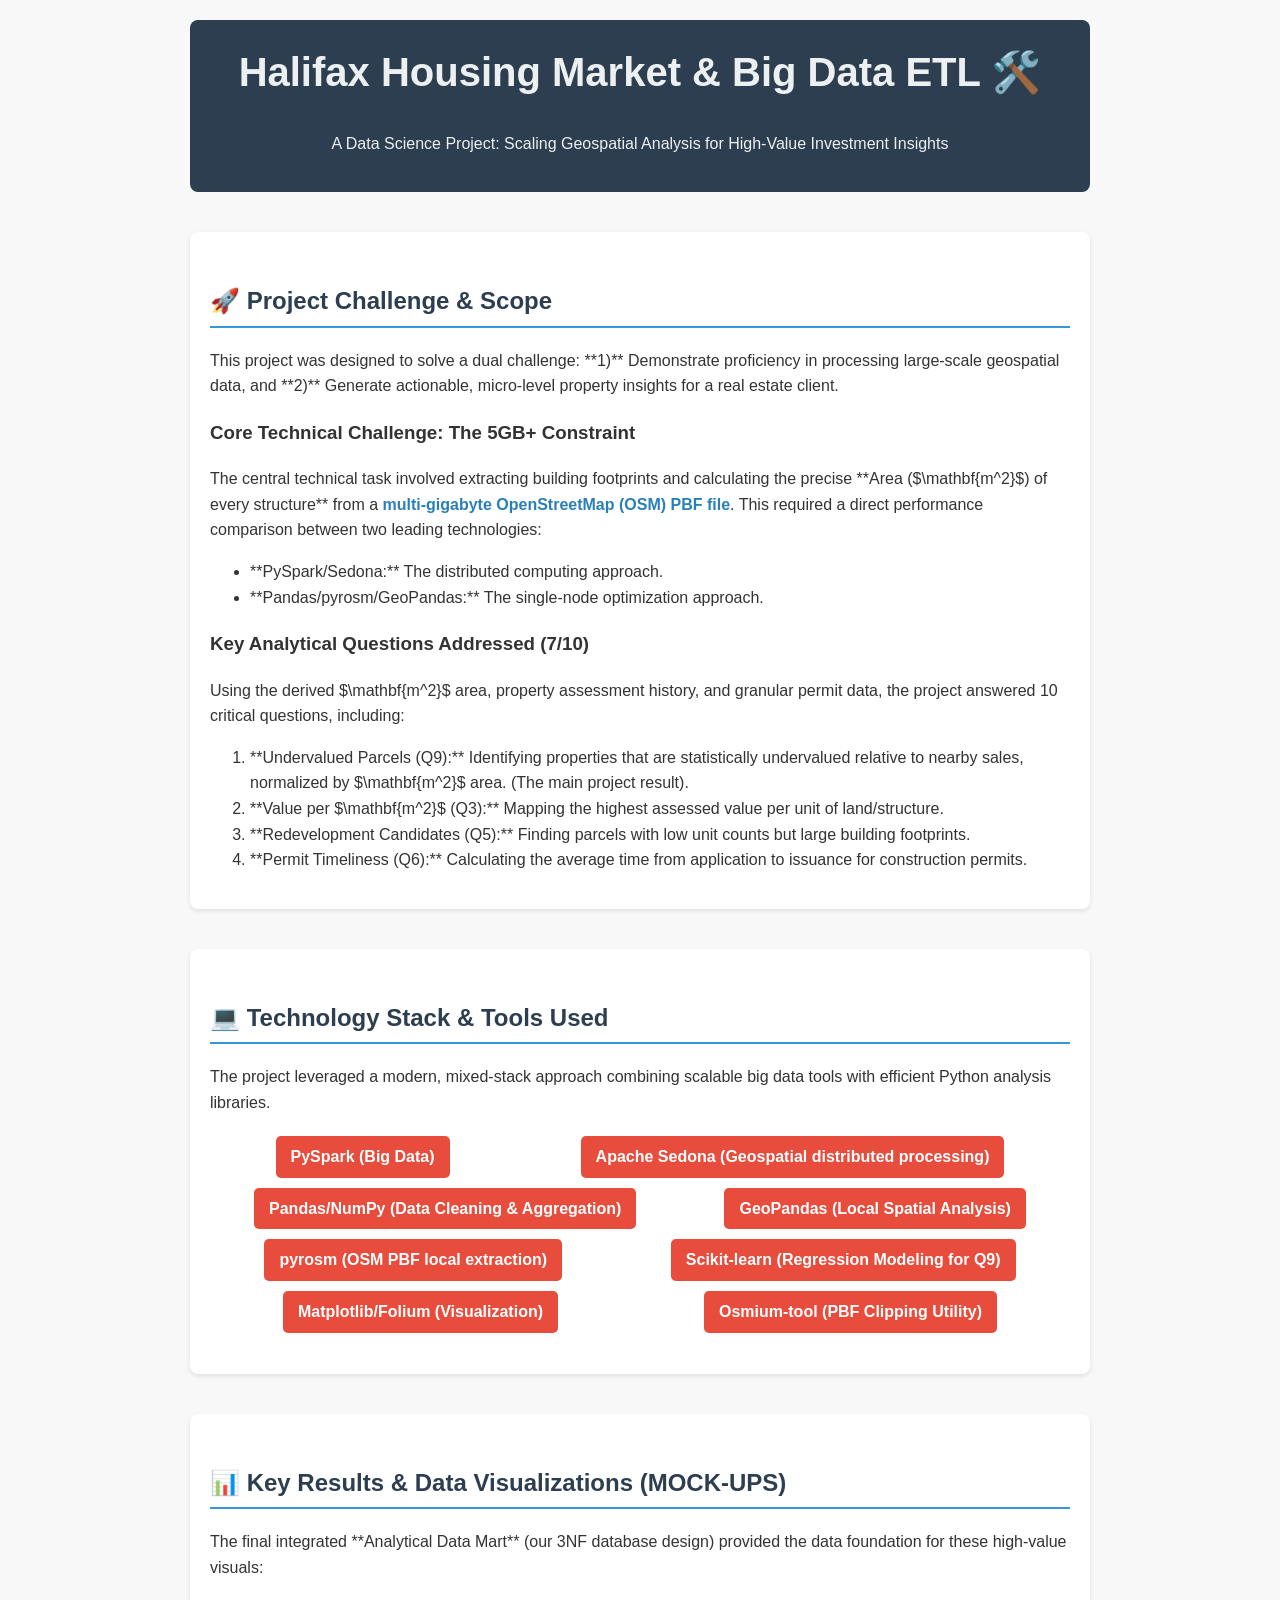
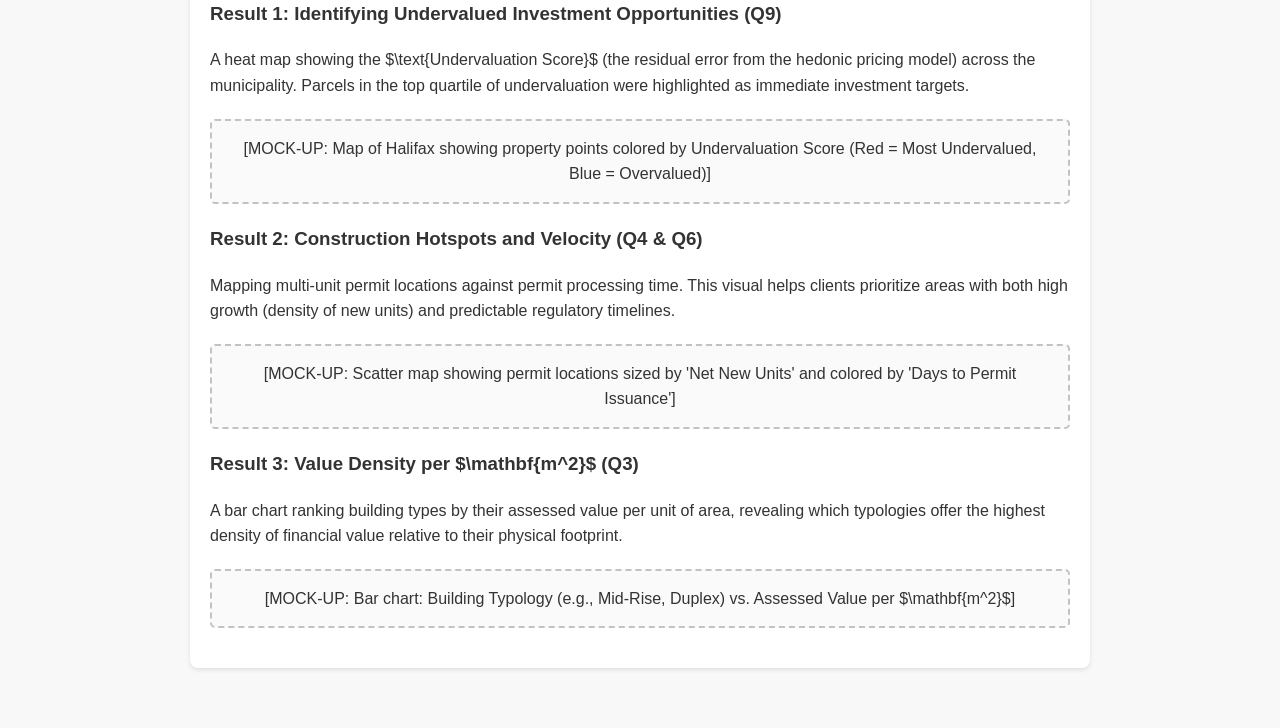
<file: DataAnalysisProjet.html>
<!DOCTYPE html>
<html lang="en">
<head>
    <meta charset="UTF-8">
    <meta name="viewport" content="width=device-width, initial-scale=1.0">
    <title>Portfolio Project: Halifax Housing Market & Big Data ETL</title>
    <style>
        body { font-family: 'Arial', sans-serif; line-height: 1.6; color: #333; max-width: 900px; margin: 0 auto; padding: 20px; background-color: #f8f8f8; }
        header { text-align: center; margin-bottom: 40px; padding: 20px; background-color: #2c3e50; color: #ecf0f1; border-radius: 8px; }
        h1 { margin-top: 0; font-size: 2.5em; }
        h2 { border-bottom: 2px solid #3498db; padding-bottom: 5px; color: #2c3e50; margin-top: 30px; }
        .section { margin-bottom: 40px; background-color: #fff; padding: 20px; border-radius: 8px; box-shadow: 0 2px 4px rgba(0,0,0,0.1); }
        .tools-list { list-style: none; padding: 0; display: flex; flex-wrap: wrap; justify-content: space-around; }
        .tools-list li { background: #e74c3c; color: white; padding: 8px 15px; margin: 5px; border-radius: 5px; font-weight: bold; }
        .viz-mockup { text-align: center; margin: 20px 0; border: 2px dashed #bdc3c7; padding: 15px; border-radius: 5px; background-color: #fafafa; }
        .key-metric { font-weight: bold; color: #2980b9; }
    </style>
</head>
<body>

    <header>
        <h1>Halifax Housing Market & Big Data ETL 🛠️</h1>
        <p>A Data Science Project: Scaling Geospatial Analysis for High-Value Investment Insights</p>
    </header>

    <div class="section">
        <h2>🚀 Project Challenge & Scope</h2>
        <p>This project was designed to solve a dual challenge: **1)** Demonstrate proficiency in processing large-scale geospatial data, and **2)** Generate actionable, micro-level property insights for a real estate client.</p>

        <h3>Core Technical Challenge: The 5GB+ Constraint</h3>
        <p>The central technical task involved extracting building footprints and calculating the precise **Area ($\mathbf{m^2}$) of every structure** from a <span class="key-metric">multi-gigabyte OpenStreetMap (OSM) PBF file</span>. This required a direct performance comparison between two leading technologies:</p>
        <ul>
            <li>**PySpark/Sedona:** The distributed computing approach.</li>
            <li>**Pandas/pyrosm/GeoPandas:** The single-node optimization approach.</li>
        </ul>

        <h3>Key Analytical Questions Addressed (7/10)</h3>
        <p>Using the derived $\mathbf{m^2}$ area, property assessment history, and granular permit data, the project answered 10 critical questions, including:</p>
        <ol>
            <li>**Undervalued Parcels (Q9):** Identifying properties that are statistically undervalued relative to nearby sales, normalized by $\mathbf{m^2}$ area. (The main project result).</li>
            <li>**Value per $\mathbf{m^2}$ (Q3):** Mapping the highest assessed value per unit of land/structure.</li>
            <li>**Redevelopment Candidates (Q5):** Finding parcels with low unit counts but large building footprints.</li>
            <li>**Permit Timeliness (Q6):** Calculating the average time from application to issuance for construction permits.</li>
        </ol>
    </div>

    <div class="section">
        <h2>💻 Technology Stack & Tools Used</h2>
        <p>The project leveraged a modern, mixed-stack approach combining scalable big data tools with efficient Python analysis libraries.</p>
        <ul class="tools-list">
            <li>PySpark (Big Data)</li>
            <li>Apache Sedona (Geospatial distributed processing)</li>
            <li>Pandas/NumPy (Data Cleaning & Aggregation)</li>
            <li>GeoPandas (Local Spatial Analysis)</li>
            <li>pyrosm (OSM PBF local extraction)</li>
            <li>Scikit-learn (Regression Modeling for Q9)</li>
            <li>Matplotlib/Folium (Visualization)</li>
            <li>Osmium-tool (PBF Clipping Utility)</li>
        </ul>
    </div>

    <div class="section">
        <h2>📊 Key Results & Data Visualizations (MOCK-UPS)</h2>
        <p>The final integrated **Analytical Data Mart** (our 3NF database design) provided the data foundation for these high-value visuals:</p>

        <h3>Result 1: Identifying Undervalued Investment Opportunities (Q9)</h3>
        <p>A heat map showing the $\text{Undervaluation Score}$ (the residual error from the hedonic pricing model) across the municipality. Parcels in the top quartile of undervaluation were highlighted as immediate investment targets.</p>
        <div class="viz-mockup">
            [MOCK-UP: Map of Halifax showing property points colored by Undervaluation Score (Red = Most Undervalued, Blue = Overvalued)]
        </div>

        <h3>Result 2: Construction Hotspots and Velocity (Q4 & Q6)</h3>
        <p>Mapping multi-unit permit locations against permit processing time. This visual helps clients prioritize areas with both high growth (density of new units) and predictable regulatory timelines.</p>
        <div class="viz-mockup">
            [MOCK-UP: Scatter map showing permit locations sized by 'Net New Units' and colored by 'Days to Permit Issuance']
        </div>

        <h3>Result 3: Value Density per $\mathbf{m^2}$ (Q3)</h3>
        <p>A bar chart ranking building types by their assessed value per unit of area, revealing which typologies offer the highest density of financial value relative to their physical footprint.</p>
        <div class="viz-mockup">
            [MOCK-UP: Bar chart: Building Typology (e.g., Mid-Rise, Duplex) vs. Assessed Value per $\mathbf{m^2}$]
        </div>
    </div>

</body>
</html>
</file>
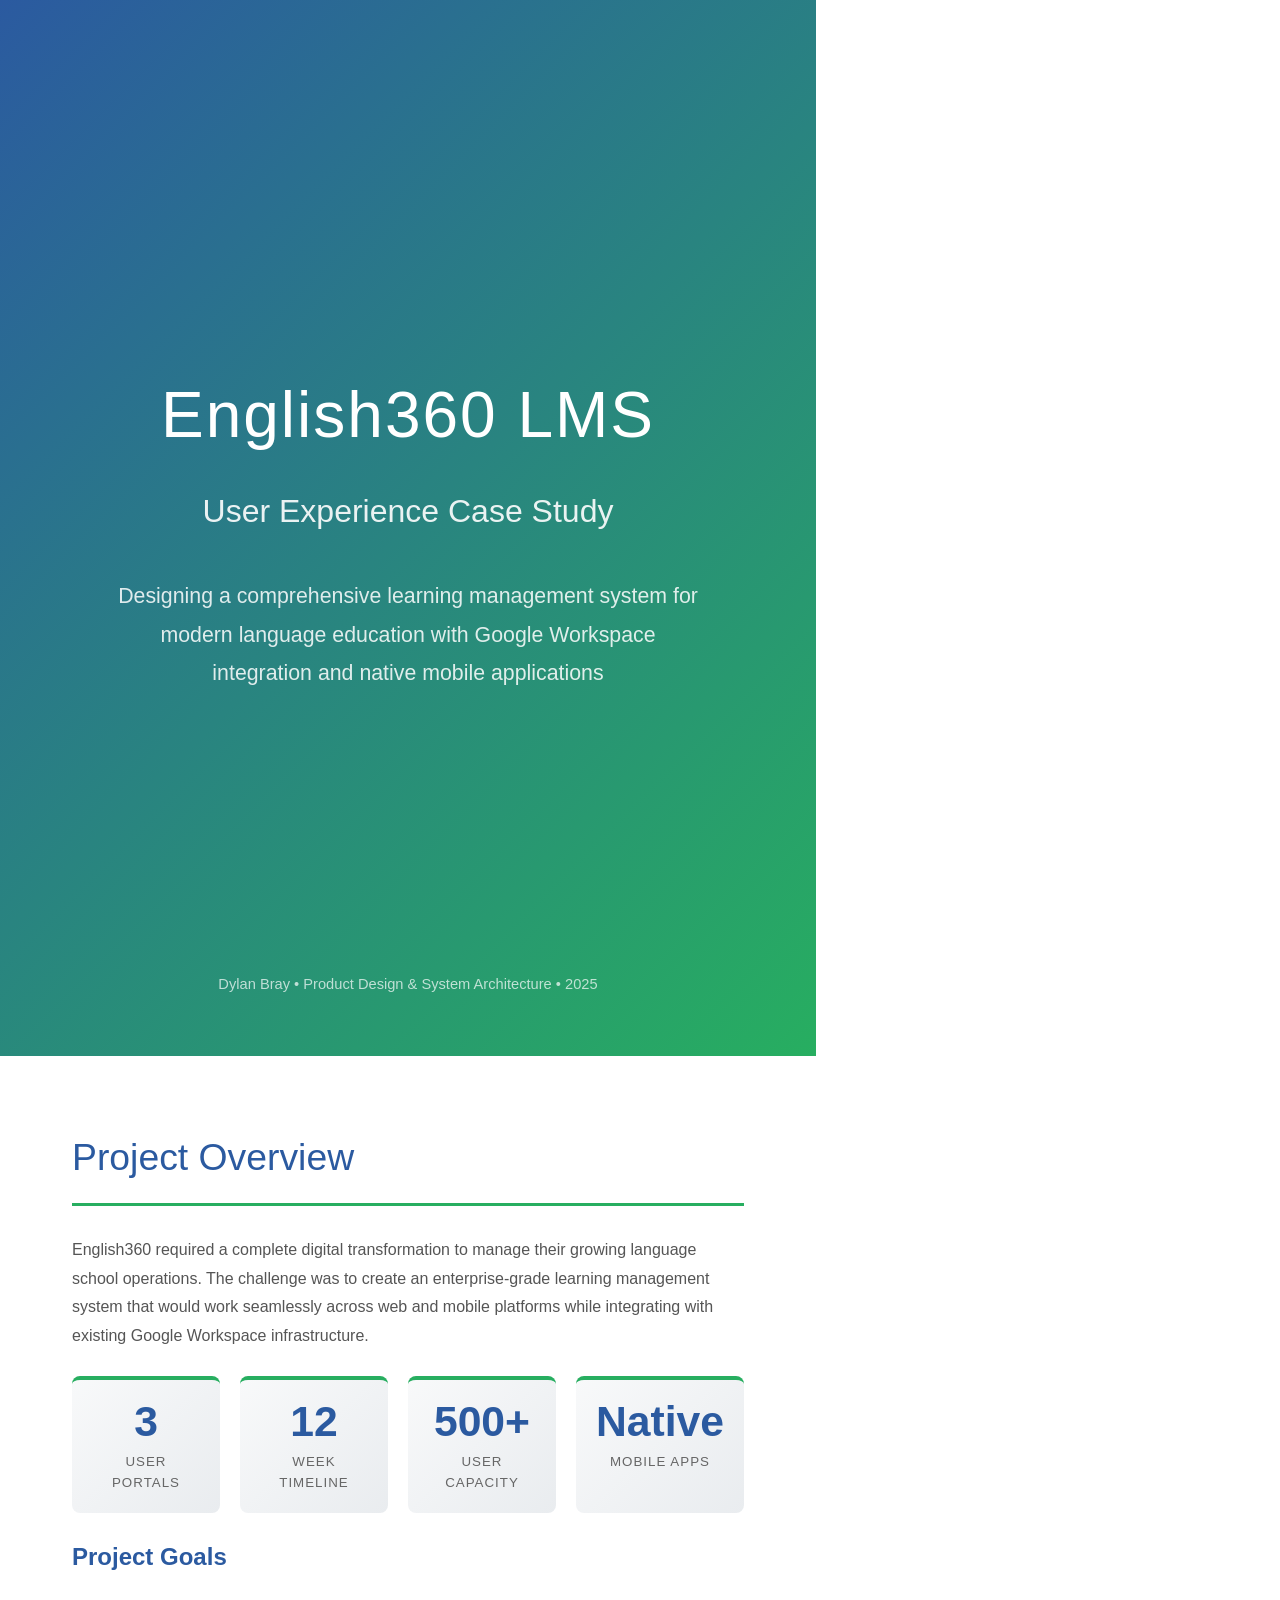
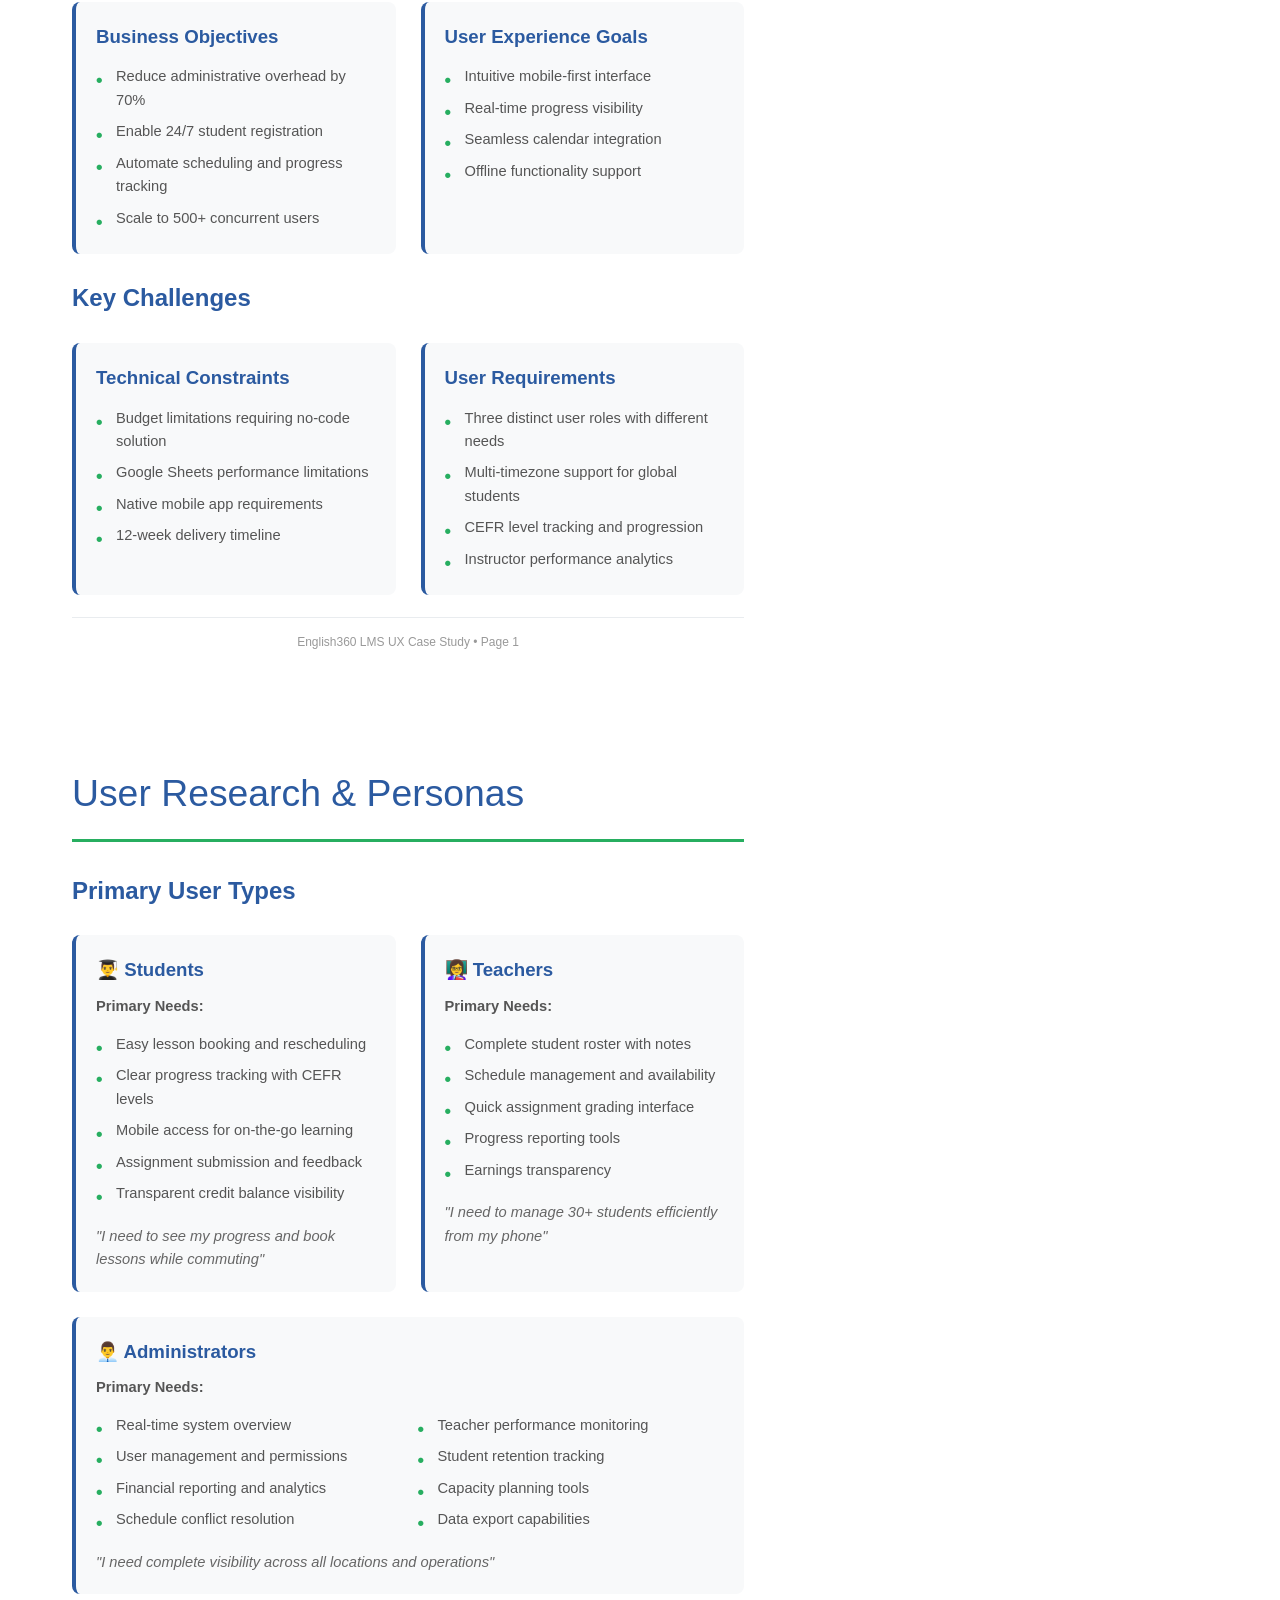
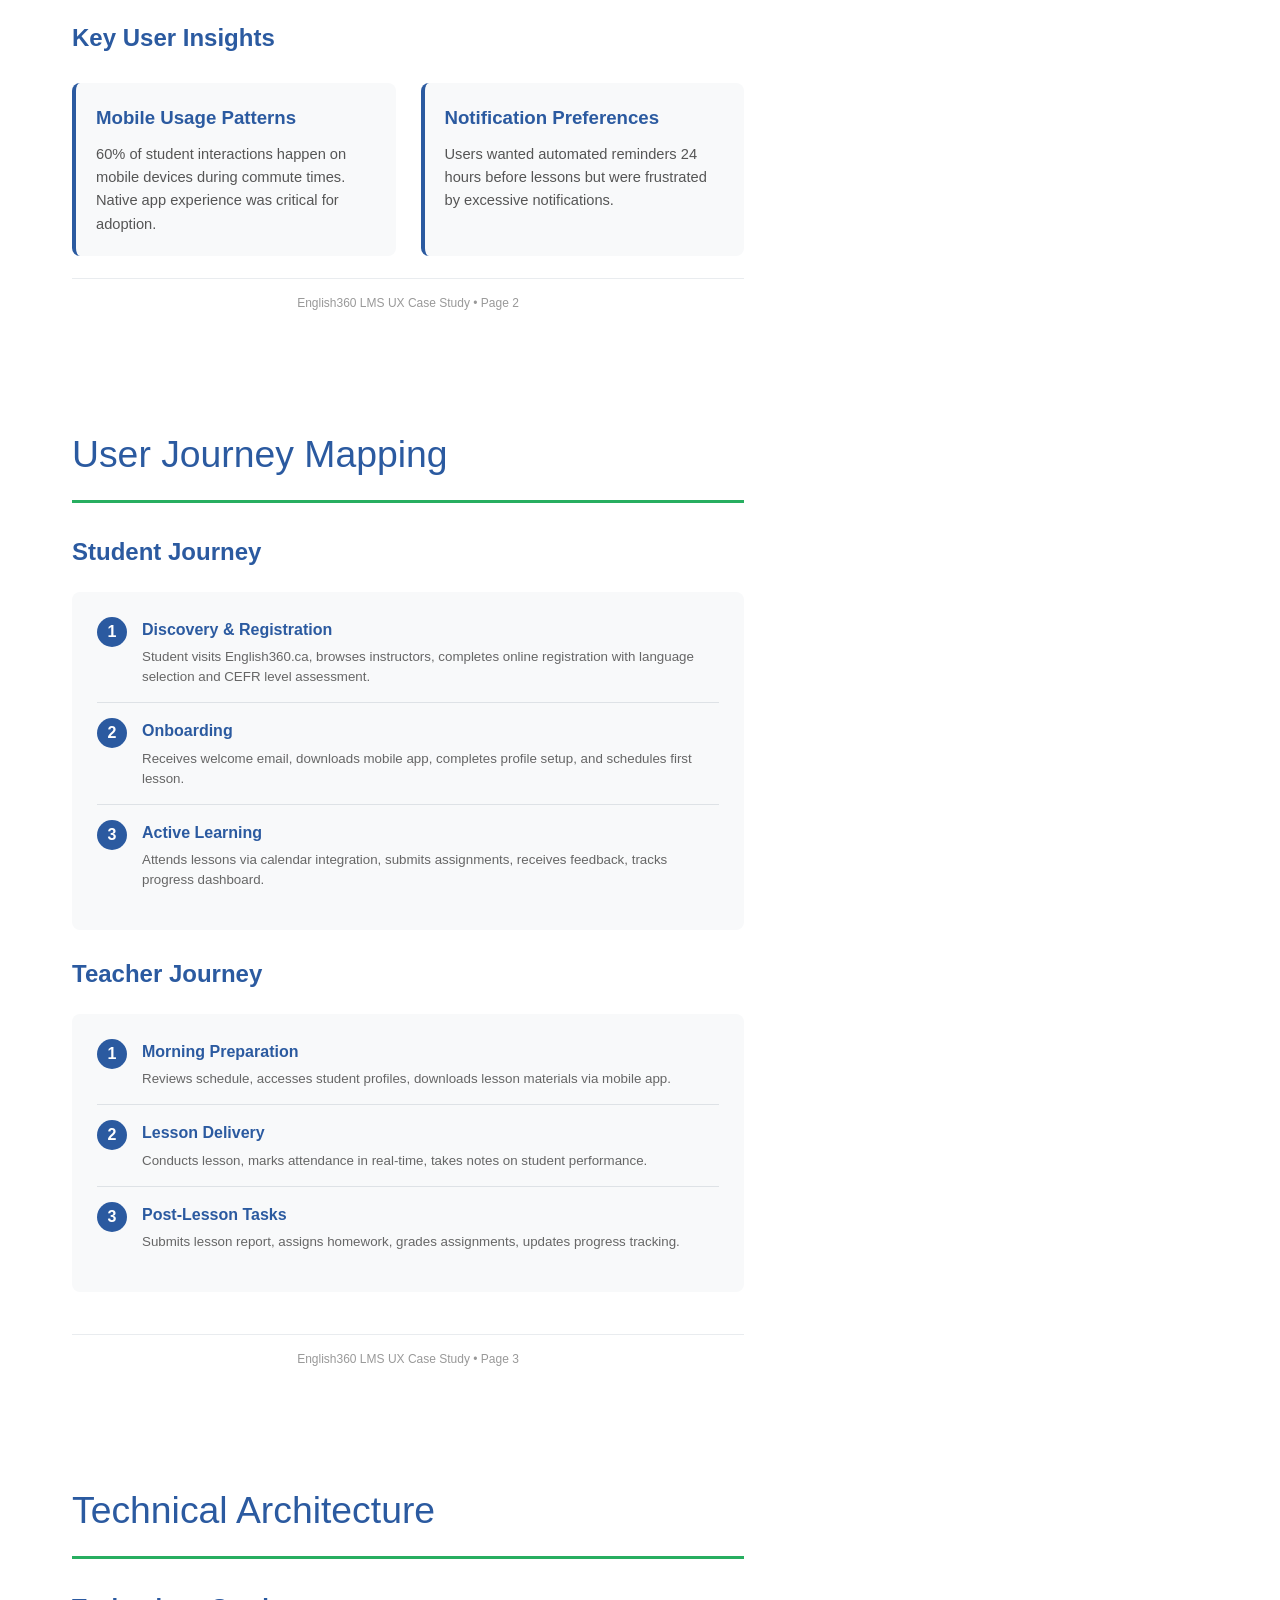
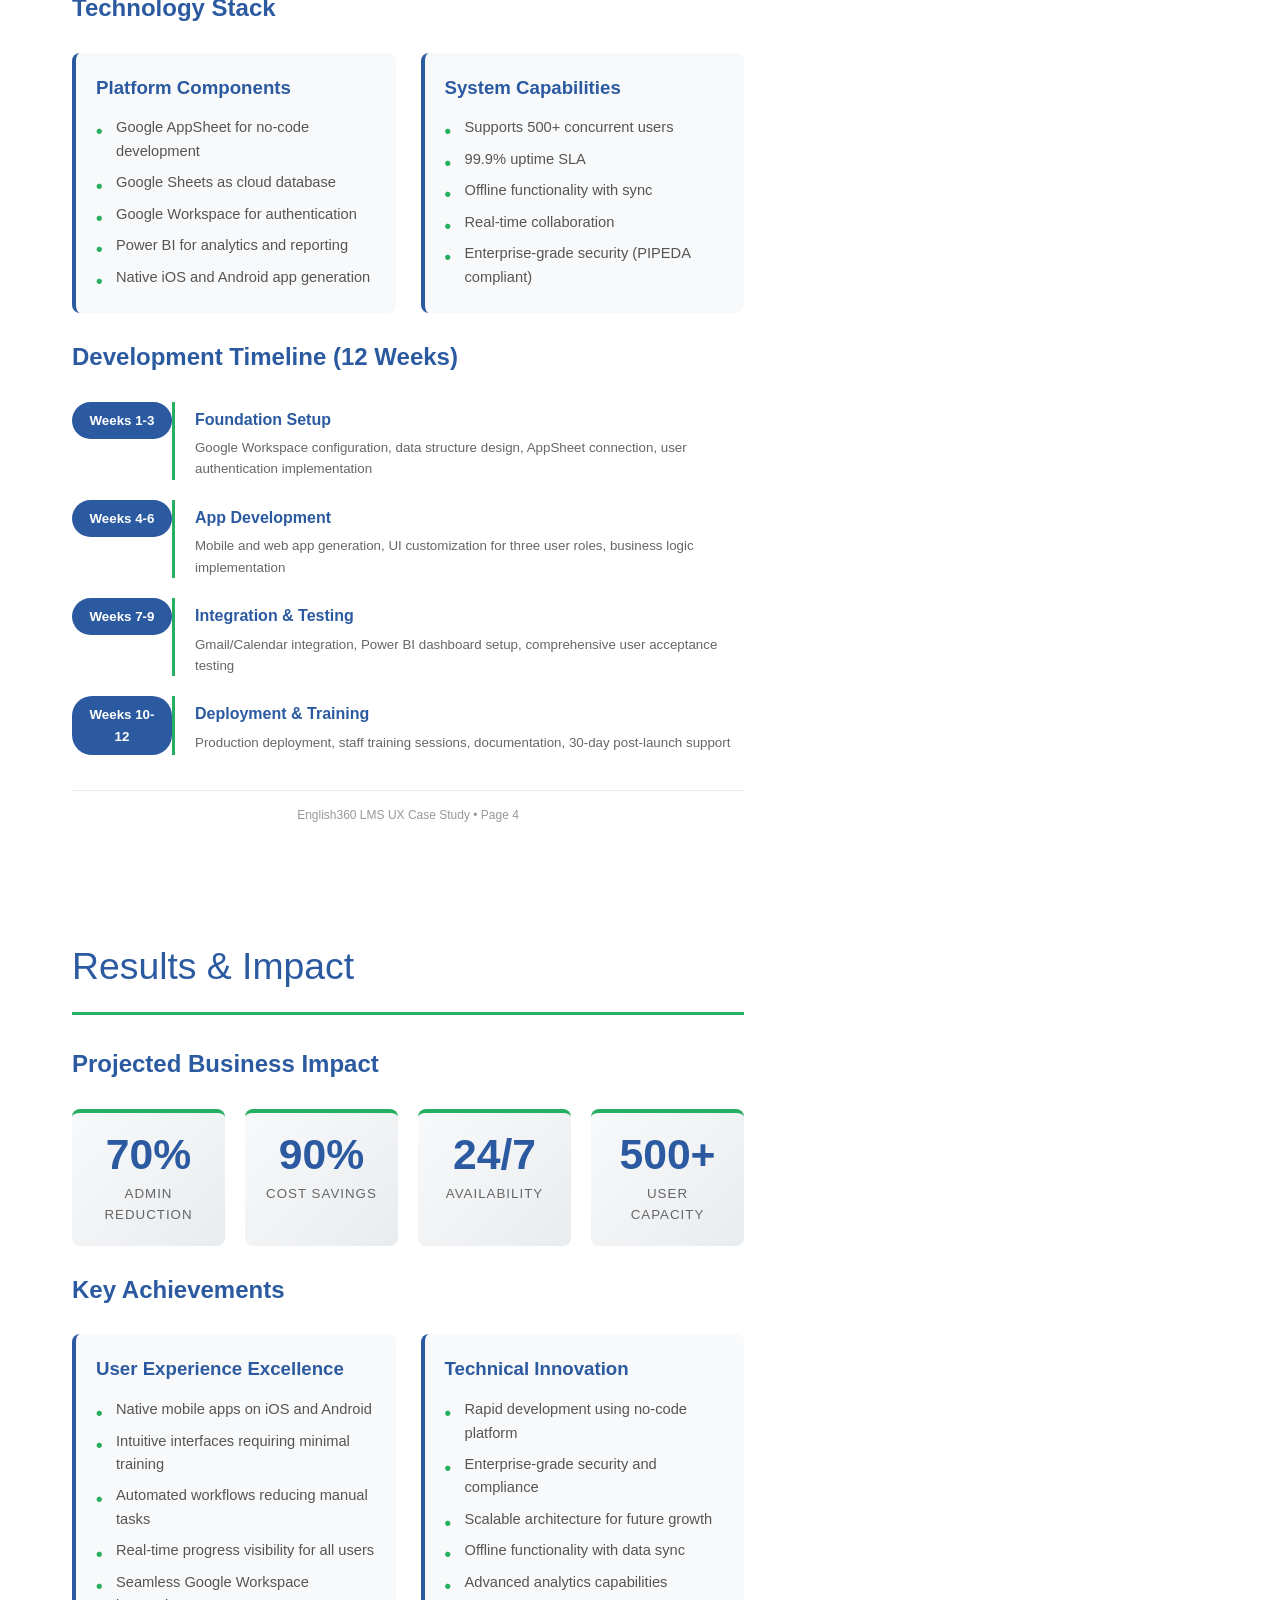
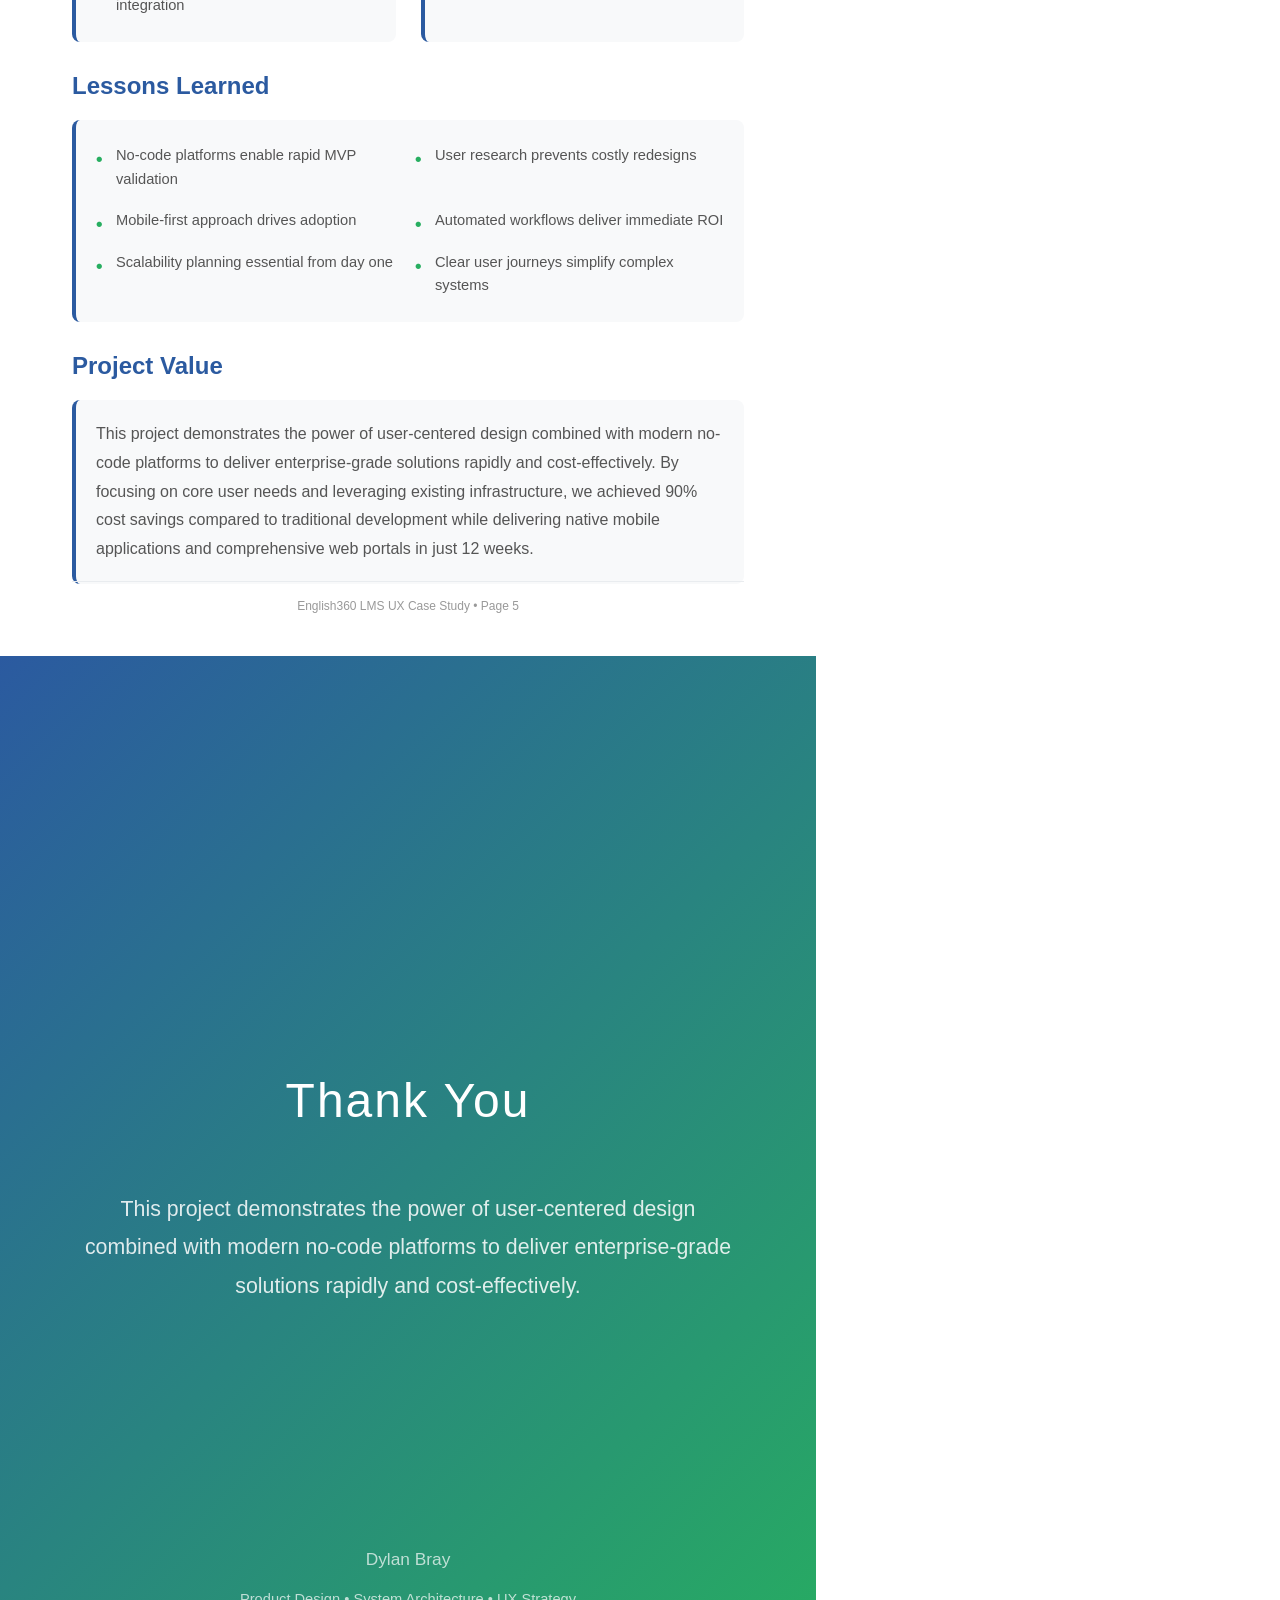
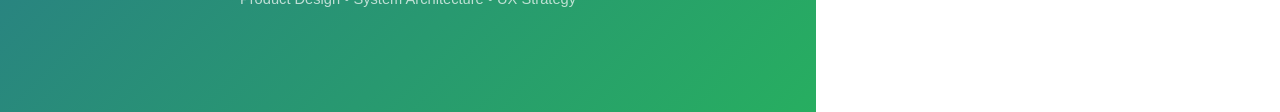
<file: portfolio_pdf.html>
<!DOCTYPE html>
<html lang="en">
<head>
    <meta charset="UTF-8">
    <meta name="viewport" content="width=device-width, initial-scale=1.0">
    <title>English360 LMS - UX Portfolio Case Study</title>
    <style>
        @page { size: Letter; margin: 0; }
        * { margin: 0; padding: 0; box-sizing: border-box; }
        body { font-family: 'Helvetica Neue', Arial, sans-serif; color: #333; background: white; line-height: 1.6; }
        .page { width: 8.5in; min-height: 11in; padding: 0.75in; page-break-after: always; position: relative; background: white; }
        .page:last-child { page-break-after: auto; }
        
        /* Cover Page */
        .cover { background: linear-gradient(135deg, #2B5AA0, #27AE60); color: white; display: flex; flex-direction: column; justify-content: center; align-items: center; text-align: center; }
        .cover h1 { font-size: 48pt; font-weight: 300; margin-bottom: 20px; letter-spacing: 2px; }
        .cover .subtitle { font-size: 24pt; font-weight: 300; margin-bottom: 40px; opacity: 0.9; }
        .cover .tagline { font-size: 16pt; max-width: 600px; line-height: 1.8; opacity: 0.85; }
        .cover .metadata { position: absolute; bottom: 60px; font-size: 11pt; opacity: 0.7; }
        
        /* Content */
        .header { border-bottom: 3px solid #27AE60; padding-bottom: 15px; margin-bottom: 30px; }
        .header h2 { font-size: 28pt; color: #2B5AA0; font-weight: 400; }
        .section-title { font-size: 18pt; color: #2B5AA0; margin: 25px 0 15px 0; font-weight: 600; }
        .content-grid { display: grid; grid-template-columns: 1fr 1fr; gap: 25px; margin: 25px 0; }
        .card { background: #f8f9fa; padding: 20px; border-radius: 8px; border-left: 4px solid #2B5AA0; }
        .card h3 { color: #2B5AA0; font-size: 14pt; margin-bottom: 10px; font-weight: 600; }
        .card p, .card ul { font-size: 11pt; color: #555; line-height: 1.6; }
        .card ul { list-style: none; padding: 0; }
        .card li { padding: 4px 0; padding-left: 20px; position: relative; }
        .card li::before { content: "•"; position: absolute; left: 0; color: #27AE60; font-weight: bold; font-size: 14pt; }
        
        .stats-row { display: grid; grid-template-columns: repeat(4, 1fr); gap: 20px; margin: 25px 0; }
        .stat-box { background: linear-gradient(135deg, #f8f9fa, #e9ecef); padding: 20px; border-radius: 8px; text-align: center; border-top: 4px solid #27AE60; }
        .stat-number { font-size: 32pt; font-weight: 700; color: #2B5AA0; display: block; line-height: 1; }
        .stat-label { font-size: 10pt; color: #666; text-transform: uppercase; letter-spacing: 1px; margin-top: 8px; display: block; }
        
        .user-journey { background: #f8f9fa; padding: 25px; border-radius: 8px; margin: 20px 0; }
        .journey-step { display: flex; align-items: flex-start; margin-bottom: 15px; padding-bottom: 15px; border-bottom: 1px solid #dee2e6; }
        .journey-step:last-child { border-bottom: none; margin-bottom: 0; }
        .step-number { background: #2B5AA0; color: white; width: 30px; height: 30px; border-radius: 50%; display: flex; align-items: center; justify-content: center; font-weight: bold; font-size: 12pt; flex-shrink: 0; margin-right: 15px; }
        .step-content h4 { color: #2B5AA0; font-size: 12pt; margin-bottom: 5px; }
        .step-content p { font-size: 10pt; color: #666; line-height: 1.5; }
        
        .timeline { margin: 25px 0; }
        .timeline-item { display: flex; margin-bottom: 20px; }
        .timeline-marker { width: 100px; flex-shrink: 0; }
        .timeline-week { background: #2B5AA0; color: white; padding: 8px 15px; border-radius: 20px; font-size: 10pt; font-weight: 600; text-align: center; }
        .timeline-content { flex: 1; padding-left: 20px; border-left: 3px solid #27AE60; padding-top: 5px; }
        .timeline-content h4 { color: #2B5AA0; font-size: 12pt; margin-bottom: 5px; }
        .timeline-content p { font-size: 10pt; color: #666; }
        
        .footer { position: absolute; bottom: 40px; left: 0.75in; right: 0.75in; text-align: center; font-size: 9pt; color: #999; border-top: 1px solid #e9ecef; padding-top: 15px; }
        
        @media print { body { -webkit-print-color-adjust: exact; print-color-adjust: exact; } }
    </style>
</head>
<body>
    <!-- Cover Page -->
    <div class="page cover">
        <h1>English360 LMS</h1>
        <div class="subtitle">User Experience Case Study</div>
        <div class="tagline">
            Designing a comprehensive learning management system for modern language education with Google Workspace integration and native mobile applications
        </div>
        <div class="metadata">
            Dylan Bray • Product Design & System Architecture • 2025
        </div>
    </div>

    <!-- Page 1: Overview -->
    <div class="page">
        <div class="header"><h2>Project Overview</h2></div>
        <p style="font-size: 12pt; margin-bottom: 25px; color: #555; line-height: 1.8;">
            English360 required a complete digital transformation to manage their growing language school operations. The challenge was to create an enterprise-grade learning management system that would work seamlessly across web and mobile platforms while integrating with existing Google Workspace infrastructure.
        </p>

        <div class="stats-row">
            <div class="stat-box"><span class="stat-number">3</span><span class="stat-label">User Portals</span></div>
            <div class="stat-box"><span class="stat-number">12</span><span class="stat-label">Week Timeline</span></div>
            <div class="stat-box"><span class="stat-number">500+</span><span class="stat-label">User Capacity</span></div>
            <div class="stat-box"><span class="stat-number">Native</span><span class="stat-label">Mobile Apps</span></div>
        </div>

        <div class="section-title">Project Goals</div>
        <div class="content-grid">
            <div class="card">
                <h3>Business Objectives</h3>
                <ul>
                    <li>Reduce administrative overhead by 70%</li>
                    <li>Enable 24/7 student registration</li>
                    <li>Automate scheduling and progress tracking</li>
                    <li>Scale to 500+ concurrent users</li>
                </ul>
            </div>
            <div class="card">
                <h3>User Experience Goals</h3>
                <ul>
                    <li>Intuitive mobile-first interface</li>
                    <li>Real-time progress visibility</li>
                    <li>Seamless calendar integration</li>
                    <li>Offline functionality support</li>
                </ul>
            </div>
        </div>

        <div class="section-title">Key Challenges</div>
        <div class="content-grid">
            <div class="card">
                <h3>Technical Constraints</h3>
                <ul>
                    <li>Budget limitations requiring no-code solution</li>
                    <li>Google Sheets performance limitations</li>
                    <li>Native mobile app requirements</li>
                    <li>12-week delivery timeline</li>
                </ul>
            </div>
            <div class="card">
                <h3>User Requirements</h3>
                <ul>
                    <li>Three distinct user roles with different needs</li>
                    <li>Multi-timezone support for global students</li>
                    <li>CEFR level tracking and progression</li>
                    <li>Instructor performance analytics</li>
                </ul>
            </div>
        </div>
        <div class="footer">English360 LMS UX Case Study • Page 1</div>
    </div>

    <!-- Page 2: User Research -->
    <div class="page">
        <div class="header"><h2>User Research & Personas</h2></div>
        <div class="section-title">Primary User Types</div>
        <div class="content-grid">
            <div class="card">
                <h3>👨‍🎓 Students</h3>
                <p style="margin-bottom: 10px;"><strong>Primary Needs:</strong></p>
                <ul>
                    <li>Easy lesson booking and rescheduling</li>
                    <li>Clear progress tracking with CEFR levels</li>
                    <li>Mobile access for on-the-go learning</li>
                    <li>Assignment submission and feedback</li>
                    <li>Transparent credit balance visibility</li>
                </ul>
                <p style="margin-top: 15px; font-style: italic; color: #666;">
                    "I need to see my progress and book lessons while commuting"
                </p>
            </div>
            <div class="card">
                <h3>👩‍🏫 Teachers</h3>
                <p style="margin-bottom: 10px;"><strong>Primary Needs:</strong></p>
                <ul>
                    <li>Complete student roster with notes</li>
                    <li>Schedule management and availability</li>
                    <li>Quick assignment grading interface</li>
                    <li>Progress reporting tools</li>
                    <li>Earnings transparency</li>
                </ul>
                <p style="margin-top: 15px; font-style: italic; color: #666;">
                    "I need to manage 30+ students efficiently from my phone"
                </p>
            </div>
        </div>

        <div class="card" style="margin-top: 20px;">
            <h3>👨‍💼 Administrators</h3>
            <p style="margin-bottom: 10px;"><strong>Primary Needs:</strong></p>
            <div style="display: grid; grid-template-columns: 1fr 1fr; gap: 15px;">
                <ul>
                    <li>Real-time system overview</li>
                    <li>User management and permissions</li>
                    <li>Financial reporting and analytics</li>
                    <li>Schedule conflict resolution</li>
                </ul>
                <ul>
                    <li>Teacher performance monitoring</li>
                    <li>Student retention tracking</li>
                    <li>Capacity planning tools</li>
                    <li>Data export capabilities</li>
                </ul>
            </div>
            <p style="margin-top: 15px; font-style: italic; color: #666;">
                "I need complete visibility across all locations and operations"
            </p>
        </div>

        <div class="section-title">Key User Insights</div>
        <div class="content-grid">
            <div class="card">
                <h3>Mobile Usage Patterns</h3>
                <p>60% of student interactions happen on mobile devices during commute times. Native app experience was critical for adoption.</p>
            </div>
            <div class="card">
                <h3>Notification Preferences</h3>
                <p>Users wanted automated reminders 24 hours before lessons but were frustrated by excessive notifications.</p>
            </div>
        </div>
        <div class="footer">English360 LMS UX Case Study • Page 2</div>
    </div>

    <!-- Page 3: User Journeys -->
    <div class="page">
        <div class="header"><h2>User Journey Mapping</h2></div>
        <div class="section-title">Student Journey</div>
        <div class="user-journey">
            <div class="journey-step">
                <div class="step-number">1</div>
                <div class="step-content">
                    <h4>Discovery & Registration</h4>
                    <p>Student visits English360.ca, browses instructors, completes online registration with language selection and CEFR level assessment.</p>
                </div>
            </div>
            <div class="journey-step">
                <div class="step-number">2</div>
                <div class="step-content">
                    <h4>Onboarding</h4>
                    <p>Receives welcome email, downloads mobile app, completes profile setup, and schedules first lesson.</p>
                </div>
            </div>
            <div class="journey-step">
                <div class="step-number">3</div>
                <div class="step-content">
                    <h4>Active Learning</h4>
                    <p>Attends lessons via calendar integration, submits assignments, receives feedback, tracks progress dashboard.</p>
                </div>
            </div>
        </div>

        <div class="section-title">Teacher Journey</div>
        <div class="user-journey">
            <div class="journey-step">
                <div class="step-number">1</div>
                <div class="step-content">
                    <h4>Morning Preparation</h4>
                    <p>Reviews schedule, accesses student profiles, downloads lesson materials via mobile app.</p>
                </div>
            </div>
            <div class="journey-step">
                <div class="step-number">2</div>
                <div class="step-content">
                    <h4>Lesson Delivery</h4>
                    <p>Conducts lesson, marks attendance in real-time, takes notes on student performance.</p>
                </div>
            </div>
            <div class="journey-step">
                <div class="step-number">3</div>
                <div class="step-content">
                    <h4>Post-Lesson Tasks</h4>
                    <p>Submits lesson report, assigns homework, grades assignments, updates progress tracking.</p>
                </div>
            </div>
        </div>
        <div class="footer">English360 LMS UX Case Study • Page 3</div>
    </div>

    <!-- Page 4: Technical Architecture -->
    <div class="page">
        <div class="header"><h2>Technical Architecture</h2></div>
        <div class="section-title">Technology Stack</div>
        <div class="content-grid">
            <div class="card">
                <h3>Platform Components</h3>
                <ul>
                    <li>Google AppSheet for no-code development</li>
                    <li>Google Sheets as cloud database</li>
                    <li>Google Workspace for authentication</li>
                    <li>Power BI for analytics and reporting</li>
                    <li>Native iOS and Android app generation</li>
                </ul>
            </div>
            <div class="card">
                <h3>System Capabilities</h3>
                <ul>
                    <li>Supports 500+ concurrent users</li>
                    <li>99.9% uptime SLA</li>
                    <li>Offline functionality with sync</li>
                    <li>Real-time collaboration</li>
                    <li>Enterprise-grade security (PIPEDA compliant)</li>
                </ul>
            </div>
        </div>

        <div class="section-title">Development Timeline (12 Weeks)</div>
        <div class="timeline">
            <div class="timeline-item">
                <div class="timeline-marker"><div class="timeline-week">Weeks 1-3</div></div>
                <div class="timeline-content">
                    <h4>Foundation Setup</h4>
                    <p>Google Workspace configuration, data structure design, AppSheet connection, user authentication implementation</p>
                </div>
            </div>
            <div class="timeline-item">
                <div class="timeline-marker"><div class="timeline-week">Weeks 4-6</div></div>
                <div class="timeline-content">
                    <h4>App Development</h4>
                    <p>Mobile and web app generation, UI customization for three user roles, business logic implementation</p>
                </div>
            </div>
            <div class="timeline-item">
                <div class="timeline-marker"><div class="timeline-week">Weeks 7-9</div></div>
                <div class="timeline-content">
                    <h4>Integration & Testing</h4>
                    <p>Gmail/Calendar integration, Power BI dashboard setup, comprehensive user acceptance testing</p>
                </div>
            </div>
            <div class="timeline-item">
                <div class="timeline-marker"><div class="timeline-week">Weeks 10-12</div></div>
                <div class="timeline-content">
                    <h4>Deployment & Training</h4>
                    <p>Production deployment, staff training sessions, documentation, 30-day post-launch support</p>
                </div>
            </div>
        </div>
        <div class="footer">English360 LMS UX Case Study • Page 4</div>
    </div>

    <!-- Page 5: Results -->
    <div class="page">
        <div class="header"><h2>Results & Impact</h2></div>
        <div class="section-title">Projected Business Impact</div>
        <div class="stats-row">
            <div class="stat-box"><span class="stat-number">70%</span><span class="stat-label">Admin Reduction</span></div>
            <div class="stat-box"><span class="stat-number">90%</span><span class="stat-label">Cost Savings</span></div>
            <div class="stat-box"><span class="stat-number">24/7</span><span class="stat-label">Availability</span></div>
            <div class="stat-box"><span class="stat-number">500+</span><span class="stat-label">User Capacity</span></div>
        </div>

        <div class="section-title">Key Achievements</div>
        <div class="content-grid">
            <div class="card">
                <h3>User Experience Excellence</h3>
                <ul>
                    <li>Native mobile apps on iOS and Android</li>
                    <li>Intuitive interfaces requiring minimal training</li>
                    <li>Automated workflows reducing manual tasks</li>
                    <li>Real-time progress visibility for all users</li>
                    <li>Seamless Google Workspace integration</li>
                </ul>
            </div>
            <div class="card">
                <h3>Technical Innovation</h3>
                <ul>
                    <li>Rapid development using no-code platform</li>
                    <li>Enterprise-grade security and compliance</li>
                    <li>Scalable architecture for future growth</li>
                    <li>Offline functionality with data sync</li>
                    <li>Advanced analytics capabilities</li>
                </ul>
            </div>
        </div>

        <div class="section-title">Lessons Learned</div>
        <div class="card">
            <ul style="display: grid; grid-template-columns: 1fr 1fr; gap: 10px;">
                <li>No-code platforms enable rapid MVP validation</li>
                <li>User research prevents costly redesigns</li>
                <li>Mobile-first approach drives adoption</li>
                <li>Automated workflows deliver immediate ROI</li>
                <li>Scalability planning essential from day one</li>
                <li>Clear user journeys simplify complex systems</li>
            </ul>
        </div>

        <div class="section-title">Project Value</div>
        <div class="card">
            <p style="font-size: 12pt; line-height: 1.8;">
                This project demonstrates the power of user-centered design combined with modern no-code platforms to deliver enterprise-grade solutions rapidly and cost-effectively. By focusing on core user needs and leveraging existing infrastructure, we achieved 90% cost savings compared to traditional development while delivering native mobile applications and comprehensive web portals in just 12 weeks.
            </p>
        </div>
        <div class="footer">English360 LMS UX Case Study • Page 5</div>
    </div>

    <!-- Closing Page -->
    <div class="page cover">
        <h1 style="font-size: 36pt;">Thank You</h1>
        <div class="tagline" style="max-width: 700px; margin-top: 30px;">
            This project demonstrates the power of user-centered design combined with modern no-code platforms to deliver enterprise-grade solutions rapidly and cost-effectively.
        </div>
        <div class="metadata" style="bottom: 100px;">
            <p style="font-size: 13pt; margin-bottom: 15px;">Dylan Bray</p>
            <p>Product Design • System Architecture • UX Strategy</p>
        </div>
    </div>
</body>
</html>
</file>
